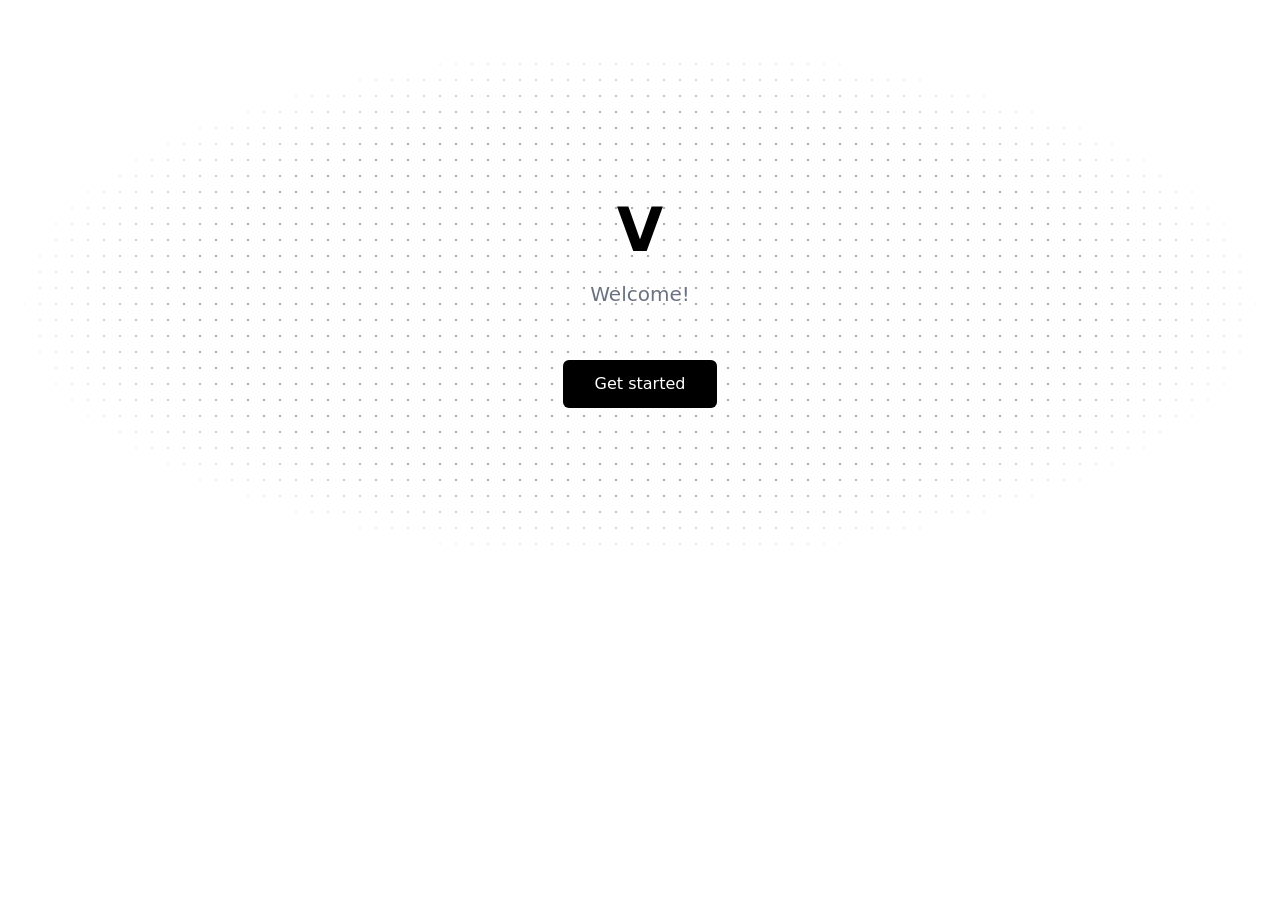
<file: index.html>
<!DOCTYPE html>
<html lang="en">
<head>
    <meta charset="UTF-8" />
    <meta name="viewport" content="width=device-width,initial-scale=1.0" />
    <title>Mikhaiah</title>
    <meta name="description" content="Portfolio" />
    <meta name="keywords" content="BINI, Mikhaiah" />
    <link rel="icon" href="./assets/images/mky.png" />


  
    <link rel="stylesheet" href="./assets/styles.css" />

    

    
</head>
<body>
    <section class="py-10"><div class="py-20 lg:py-40 relative [&>div:first-child]:bg-[radial-gradient(#aaaaaa_1px,transparent_1px)] [&>div:first-child]:bg-size-[16px_16px] [&>div:first-child]:mask-[radial-gradient(ellipse_50%_50%_at_50%_50%,#000_70%,transparent_100%)]"><div class="absolute top-0 bottom-0 left-0 right-0 w-full h-full z-0"></div><div class="relative z-10 container px-4 mx-auto h-full"><div class="mx-auto flex flex-col gap-3 max-w-2xl justify-center"><h1 class="text-center text-4xl md:text-5xl lg:text-[375%] font-semibold text-black tfa-padding-top-0px tfa-padding-right-0px tfa-padding-bottom-0px tfa-padding-left-0px">V
</h1><p class="mt-2 px-4 lg:px-0 text-center text-gray-500 text-pretty md:text-balance text-lg md:text-xl">Welcome!
</p><div class="flex flex-col lg:flex-row gap-4 items-center justify-center mt-5 lg:mt-10"><a class="order-1 lg:order-0 inline-flex items-center justify-center gap-2 whitespace-nowrap text-base transition-colors bg-black text-white hover:bg-gray-800 h-12 rounded-md px-8 focus:ring-2 focus:ring-black/50 active:ring-2 active:ring-black/50 focus-visible:ring-2 focus-visible:ring-black/50 focus-visible:outline-none" href="#">Get started</a></div></div></div></div></body></html></section>
    
    <script src="https://cdnjs.cloudflare.com/ajax/libs/gsap/3.12.5/gsap.min.js"></script>
    <script src="assets/main.js"></script>
    
</body>
</html>
</file>
<file: assets/styles.css>
/*! tailwindcss v4.1.13 | MIT License | https://tailwindcss.com | Modified as per Themesfor.app requirements by Themesfor.App*/
@layer properties;
@layer theme, base, components, utilities;
@layer theme {
  :root, :host {
    --font-sans: ui-sans-serif, system-ui, sans-serif, 'Apple Color Emoji', 'Segoe UI Emoji', 'Segoe UI Symbol',
    'Noto Color Emoji';
    --font-serif: ui-serif, Georgia, Cambria, 'Times New Roman', Times, serif;
    --font-mono: ui-monospace, SFMono-Regular, Menlo, Monaco, Consolas, 'Liberation Mono', 'Courier New',
    monospace;
    --color-gray-100: oklch(96.7% 0.003 264.542);
    --color-gray-500: oklch(55.1% 0.027 264.364);
    --color-gray-800: oklch(27.8% 0.033 256.848);
    --color-black: #000;
    --color-white: #fff;
    --spacing: 0.25rem;
    --container-2xl: 42rem;
    --text-xs: 0.75rem;
    --text-xs--line-height: calc(1 / 0.75);
    --text-sm: 0.875rem;
    --text-sm--line-height: calc(1.25 / 0.875);
    --text-base: 1rem;
    --text-base--line-height: calc(1.5 / 1);
    --text-lg: 1.125rem;
    --text-lg--line-height: calc(1.75 / 1.125);
    --text-xl: 1.25rem;
    --text-xl--line-height: calc(1.75 / 1.25);
    --text-4xl: 2.25rem;
    --text-4xl--line-height: calc(2.5 / 2.25);
    --text-5xl: 3rem;
    --text-5xl--line-height: 1;
    --text-7xl: 4.5rem;
    --text-7xl--line-height: 1;
    --font-weight-light: 300;
    --font-weight-medium: 500;
    --font-weight-semibold: 600;
    --radius-md: 0.375rem;
    --radius-lg: 0.5rem;
    --default-transition-duration: 150ms;
    --default-transition-timing-function: cubic-bezier(0.4, 0, 0.2, 1);
    --default-font-family: var(--font-sans);
    --default-mono-font-family: var(--font-mono);
  }
}
@layer base {
  *, ::after, ::before, ::backdrop, ::file-selector-button {
    box-sizing: border-box;
    margin: 0;
    padding: 0;
    border: 0 solid;
  }
  html, :host {
    line-height: 1.5;
    -webkit-text-size-adjust: 100%;
    tab-size: 4;
    font-family: var(--default-font-family, ui-sans-serif, system-ui, sans-serif, 'Apple Color Emoji', 'Segoe UI Emoji', 'Segoe UI Symbol', 'Noto Color Emoji');
    font-feature-settings: var(--default-font-feature-settings, normal);
    font-variation-settings: var(--default-font-variation-settings, normal);
    -webkit-tap-highlight-color: transparent;
  }
  hr {
    height: 0;
    color: inherit;
    border-top-width: 1px;
  }
  abbr:where([title]) {
    -webkit-text-decoration: underline dotted;
    text-decoration: underline dotted;
  }
  h1, h2, h3, h4, h5, h6 {
    font-size: inherit;
    font-weight: inherit;
  }
  a {
    color: inherit;
    -webkit-text-decoration: inherit;
    text-decoration: inherit;
  }
  b, strong {
    font-weight: bolder;
  }
  code, kbd, samp, pre {
    font-family: var(--default-mono-font-family, ui-monospace, SFMono-Regular, Menlo, Monaco, Consolas, 'Liberation Mono', 'Courier New', monospace);
    font-feature-settings: var(--default-mono-font-feature-settings, normal);
    font-variation-settings: var(--default-mono-font-variation-settings, normal);
    font-size: 1em;
  }
  small {
    font-size: 80%;
  }
  sub, sup {
    font-size: 75%;
    line-height: 0;
    position: relative;
    vertical-align: baseline;
  }
  sub {
    bottom: -0.25em;
  }
  sup {
    top: -0.5em;
  }
  table {
    text-indent: 0;
    border-color: inherit;
    border-collapse: collapse;
  }
  :-moz-focusring {
    outline: auto;
  }
  progress {
    vertical-align: baseline;
  }
  summary {
    display: list-item;
  }
  ol, ul, menu {
    list-style: none;
  }
  img, svg, video, canvas, audio, iframe, embed, object {
    display: block;
    vertical-align: middle;
  }
  img, video {
    max-width: 100%;
    height: auto;
  }
  button, input, select, optgroup, textarea, ::file-selector-button {
    font: inherit;
    font-feature-settings: inherit;
    font-variation-settings: inherit;
    letter-spacing: inherit;
    color: inherit;
    border-radius: 0;
    background-color: transparent;
    opacity: 1;
  }
  :where(select:is([multiple], [size])) optgroup {
    font-weight: bolder;
  }
  :where(select:is([multiple], [size])) optgroup option {
    padding-inline-start: 20px;
  }
  ::file-selector-button {
    margin-inline-end: 4px;
  }
  ::placeholder {
    opacity: 1;
  }
  @supports (not (-webkit-appearance: -apple-pay-button))  or (contain-intrinsic-size: 1px) {
    ::placeholder {
      color: currentcolor;
      @supports (color: color-mix(in lab, red, red)) {
        color: color-mix(in oklab, currentcolor 50%, transparent);
      }
    }
  }
  textarea {
    resize: vertical;
  }
  ::-webkit-search-decoration {
    -webkit-appearance: none;
  }
  ::-webkit-date-and-time-value {
    min-height: 1lh;
    text-align: inherit;
  }
  ::-webkit-datetime-edit {
    display: inline-flex;
  }
  ::-webkit-datetime-edit-fields-wrapper {
    padding: 0;
  }
  ::-webkit-datetime-edit, ::-webkit-datetime-edit-year-field, ::-webkit-datetime-edit-month-field, ::-webkit-datetime-edit-day-field, ::-webkit-datetime-edit-hour-field, ::-webkit-datetime-edit-minute-field, ::-webkit-datetime-edit-second-field, ::-webkit-datetime-edit-millisecond-field, ::-webkit-datetime-edit-meridiem-field {
    padding-block: 0;
  }
  ::-webkit-calendar-picker-indicator {
    line-height: 1;
  }
  :-moz-ui-invalid {
    box-shadow: none;
  }
  button, input:where([type='button'], [type='reset'], [type='submit']), ::file-selector-button {
    appearance: button;
  }
  ::-webkit-inner-spin-button, ::-webkit-outer-spin-button {
    height: auto;
  }
  [hidden]:where(:not([hidden='until-found'])) {
    display: none !important;
  }
}
@layer utilities {
  .absolute {
    position: absolute;
  }
  .relative {
    position: relative;
  }
  .top-0 {
    top: calc(var(--spacing) * 0);
  }
  .top-full {
    top: 100%;
  }
  .right-0 {
    right: calc(var(--spacing) * 0);
  }
  .bottom-0 {
    bottom: calc(var(--spacing) * 0);
  }
  .left-0 {
    left: calc(var(--spacing) * 0);
  }
  .z-0 {
    z-index: 0;
  }
  .z-10 {
    z-index: 10;
  }
  .order-1 {
    order: 1;
  }
  .container {
    width: 100%;
    @media (width >= 40rem) {
      max-width: 40rem;
    }
    @media (width >= 48rem) {
      max-width: 48rem;
    }
    @media (width >= 64rem) {
      max-width: 64rem;
    }
    @media (width >= 80rem) {
      max-width: 80rem;
    }
    @media (width >= 96rem) {
      max-width: 96rem;
    }
  }
  .m-0 {
    margin: calc(var(--spacing) * 0);
  }
  .mx-2 {
    margin-inline: calc(var(--spacing) * 2);
  }
  .mx-auto {
    margin-inline: auto;
  }
  .mt-2 {
    margin-top: calc(var(--spacing) * 2);
  }
  .mt-5 {
    margin-top: calc(var(--spacing) * 5);
  }
  .flex {
    display: flex;
  }
  .grid {
    display: grid;
  }
  .hidden {
    display: none;
  }
  .inline-flex {
    display: inline-flex;
  }
  .size-4 {
    width: calc(var(--spacing) * 4);
    height: calc(var(--spacing) * 4);
  }
  .h-12 {
    height: calc(var(--spacing) * 12);
  }
  .h-full {
    height: 100%;
  }
  .w-full {
    width: 100%;
  }
  .max-w-2xl {
    max-width: var(--container-2xl);
  }
  .cursor-pointer {
    cursor: pointer;
  }
  .grid-cols-1 {
    grid-template-columns: repeat(1, minmax(0, 1fr));
  }
  .grid-rows-\[auto_auto_auto\] {
    grid-template-rows: auto auto auto;
  }
  .flex-col {
    flex-direction: column;
  }
  .flex-wrap {
    flex-wrap: wrap;
  }
  .place-content-center {
    place-content: center;
  }
  .items-center {
    align-items: center;
  }
  .justify-center {
    justify-content: center;
  }
  .justify-start {
    justify-content: flex-start;
  }
  .gap-2 {
    gap: calc(var(--spacing) * 2);
  }
  .gap-3 {
    gap: calc(var(--spacing) * 3);
  }
  .gap-4 {
    gap: calc(var(--spacing) * 4);
  }
  .rounded-full {
    border-radius: calc(infinity * 1px);
  }
  .rounded-lg {
    border-radius: var(--radius-lg);
  }
  .rounded-md {
    border-radius: var(--radius-md);
  }
  .border {
    border-style: var(--tfa-border-style);
    border-width: 1px;
  }
  .border-gray-100 {
    border-color: var(--color-gray-100);
  }
  .bg-black {
    background-color: var(--color-black);
  }
  .bg-gray-100 {
    background-color: var(--color-gray-100);
  }
  .bg-white {
    background-color: var(--color-white);
  }
  .bg-\[url\(\'\.\/images\/hero-1-bg\.png\'\)\] {
    background-image: url('./images/hero-1-bg.png');
  }
  .bg-cover {
    background-size: cover;
  }
  .bg-top {
    background-position: top;
  }
  .bg-no-repeat {
    background-repeat: no-repeat;
  }
  .p-0 {
    padding: calc(var(--spacing) * 0);
  }
  .p-1 {
    padding: calc(var(--spacing) * 1);
  }
  .p-2 {
    padding: calc(var(--spacing) * 2);
  }
  .px-4 {
    padding-inline: calc(var(--spacing) * 4);
  }
  .px-5 {
    padding-inline: calc(var(--spacing) * 5);
  }
  .px-8 {
    padding-inline: calc(var(--spacing) * 8);
  }
  .py-3 {
    padding-block: calc(var(--spacing) * 3);
  }
  .py-10 {
    padding-block: calc(var(--spacing) * 10);
  }
  .py-20 {
    padding-block: calc(var(--spacing) * 20);
  }
  .text-center {
    text-align: center;
  }
  .font-mono {
    font-family: var(--font-mono);
  }
  .font-serif {
    font-family: var(--font-serif);
  }
  .text-4xl {
    font-size: var(--text-4xl);
    line-height: var(--tfa-leading, var(--text-4xl--line-height));
  }
  .text-base {
    font-size: var(--text-base);
    line-height: var(--tfa-leading, var(--text-base--line-height));
  }
  .text-lg {
    font-size: var(--text-lg);
    line-height: var(--tfa-leading, var(--text-lg--line-height));
  }
  .text-sm {
    font-size: var(--text-sm);
    line-height: var(--tfa-leading, var(--text-sm--line-height));
  }
  .text-xs {
    font-size: var(--text-xs);
    line-height: var(--tfa-leading, var(--text-xs--line-height));
  }
  .font-light {
    --tfa-font-weight: var(--font-weight-light);
    font-weight: var(--font-weight-light);
  }
  .font-medium {
    --tfa-font-weight: var(--font-weight-medium);
    font-weight: var(--font-weight-medium);
  }
  .font-semibold {
    --tfa-font-weight: var(--font-weight-semibold);
    font-weight: var(--font-weight-semibold);
  }
  .text-pretty {
    text-wrap: pretty;
  }
  .whitespace-nowrap {
    white-space: nowrap;
  }
  .text-black {
    color: var(--color-black);
  }
  .text-gray-500 {
    color: var(--color-gray-500);
  }
  .text-white {
    color: var(--color-white);
  }
  .shadow-lg {
    --tfa-shadow: 0 10px 15px -3px var(--tfa-shadow-color, rgb(0 0 0 / 0.1)), 0 4px 6px -4px var(--tfa-shadow-color, rgb(0 0 0 / 0.1));
    box-shadow: var(--tfa-inset-shadow), var(--tfa-inset-ring-shadow), var(--tfa-ring-offset-shadow), var(--tfa-ring-shadow), var(--tfa-shadow);
  }
  .shadow-md {
    --tfa-shadow: 0 4px 6px -1px var(--tfa-shadow-color, rgb(0 0 0 / 0.1)), 0 2px 4px -2px var(--tfa-shadow-color, rgb(0 0 0 / 0.1));
    box-shadow: var(--tfa-inset-shadow), var(--tfa-inset-ring-shadow), var(--tfa-ring-offset-shadow), var(--tfa-ring-shadow), var(--tfa-shadow);
  }
  .transition {
    transition-property: color, background-color, border-color, outline-color, text-decoration-color, fill, stroke, --tfa-gradient-from, --tfa-gradient-via, --tfa-gradient-to, opacity, box-shadow, transform, translate, scale, rotate, filter, -webkit-backdrop-filter, backdrop-filter, display, content-visibility, overlay, pointer-events;
    transition-timing-function: var(--tfa-ease, var(--default-transition-timing-function));
    transition-duration: var(--tfa-duration, var(--default-transition-duration));
  }
  .transition-colors {
    transition-property: color, background-color, border-color, outline-color, text-decoration-color, fill, stroke, --tfa-gradient-from, --tfa-gradient-via, --tfa-gradient-to;
    transition-timing-function: var(--tfa-ease, var(--default-transition-timing-function));
    transition-duration: var(--tfa-duration, var(--default-transition-duration));
  }
  .text-shadow-xs {
    text-shadow: 0px 1px 1px var(--tfa-text-shadow-color, rgb(0 0 0 / 0.2));
  }
  .hover\:bg-gray-100 {
    &:hover {
      @media (hover: hover) {
        background-color: var(--color-gray-100);
      }
    }
  }
  .hover\:bg-gray-800 {
    &:hover {
      @media (hover: hover) {
        background-color: var(--color-gray-800);
      }
    }
  }
  .focus\:ring-2 {
    &:focus {
      --tfa-ring-shadow: var(--tfa-ring-inset,) 0 0 0 calc(2px + var(--tfa-ring-offset-width)) var(--tfa-ring-color, currentcolor);
      box-shadow: var(--tfa-inset-shadow), var(--tfa-inset-ring-shadow), var(--tfa-ring-offset-shadow), var(--tfa-ring-shadow), var(--tfa-shadow);
    }
  }
  .focus\:ring-black\/50 {
    &:focus {
      --tfa-ring-color: color-mix(in srgb, #000 50%, transparent);
      @supports (color: color-mix(in lab, red, red)) {
        --tfa-ring-color: color-mix(in oklab, var(--color-black) 50%, transparent);
      }
    }
  }
  .focus-visible\:ring-2 {
    &:focus-visible {
      --tfa-ring-shadow: var(--tfa-ring-inset,) 0 0 0 calc(2px + var(--tfa-ring-offset-width)) var(--tfa-ring-color, currentcolor);
      box-shadow: var(--tfa-inset-shadow), var(--tfa-inset-ring-shadow), var(--tfa-ring-offset-shadow), var(--tfa-ring-shadow), var(--tfa-shadow);
    }
  }
  .focus-visible\:ring-black\/50 {
    &:focus-visible {
      --tfa-ring-color: color-mix(in srgb, #000 50%, transparent);
      @supports (color: color-mix(in lab, red, red)) {
        --tfa-ring-color: color-mix(in oklab, var(--color-black) 50%, transparent);
      }
    }
  }
  .focus-visible\:outline-none {
    &:focus-visible {
      --tfa-outline-style: none;
      outline-style: none;
    }
  }
  .active\:ring-2 {
    &:active {
      --tfa-ring-shadow: var(--tfa-ring-inset,) 0 0 0 calc(2px + var(--tfa-ring-offset-width)) var(--tfa-ring-color, currentcolor);
      box-shadow: var(--tfa-inset-shadow), var(--tfa-inset-ring-shadow), var(--tfa-ring-offset-shadow), var(--tfa-ring-shadow), var(--tfa-shadow);
    }
  }
  .active\:ring-black\/50 {
    &:active {
      --tfa-ring-color: color-mix(in srgb, #000 50%, transparent);
      @supports (color: color-mix(in lab, red, red)) {
        --tfa-ring-color: color-mix(in oklab, var(--color-black) 50%, transparent);
      }
    }
  }
  .md\:justify-start {
    @media (width >= 48rem) {
      justify-content: flex-start;
    }
  }
  .md\:text-left {
    @media (width >= 48rem) {
      text-align: left;
    }
  }
  .md\:text-5xl {
    @media (width >= 48rem) {
      font-size: var(--text-5xl);
      line-height: var(--tfa-leading, var(--text-5xl--line-height));
    }
  }
  .md\:text-xl {
    @media (width >= 48rem) {
      font-size: var(--text-xl);
      line-height: var(--tfa-leading, var(--text-xl--line-height));
    }
  }
  .md\:text-balance {
    @media (width >= 48rem) {
      text-wrap: balance;
    }
  }
  .lg\:order-0 {
    @media (width >= 64rem) {
      order: 0;
    }
  }
  .lg\:mt-10 {
    @media (width >= 64rem) {
      margin-top: calc(var(--spacing) * 10);
    }
  }
  .lg\:mt-20 {
    @media (width >= 64rem) {
      margin-top: calc(var(--spacing) * 20);
    }
  }
  .lg\:grid-cols-2 {
    @media (width >= 64rem) {
      grid-template-columns: repeat(2, minmax(0, 1fr));
    }
  }
  .lg\:flex-row {
    @media (width >= 64rem) {
      flex-direction: row;
    }
  }
  .lg\:place-content-end {
    @media (width >= 64rem) {
      place-content: end;
    }
  }
  .lg\:gap-4 {
    @media (width >= 64rem) {
      gap: calc(var(--spacing) * 4);
    }
  }
  .lg\:gap-6 {
    @media (width >= 64rem) {
      gap: calc(var(--spacing) * 6);
    }
  }
  .lg\:px-0 {
    @media (width >= 64rem) {
      padding-inline: calc(var(--spacing) * 0);
    }
  }
  .lg\:py-40 {
    @media (width >= 64rem) {
      padding-block: calc(var(--spacing) * 40);
    }
  }
  .lg\:text-\[375\%\] {
    @media (width >= 64rem) {
      font-size: 375%;
    }
  }
  .xl\:text-7xl {
    @media (width >= 80rem) {
      font-size: var(--text-7xl);
      line-height: var(--tfa-leading, var(--text-7xl--line-height));
    }
  }
  .\[\&_svg\]\:pointer-events-none {
    & svg {
      pointer-events: none;
    }
  }
  .\[\&_svg\]\:text-gray-500 {
    & svg {
      color: var(--color-gray-500);
    }
  }
  .hover\:\[\&_svg\]\:text-black {
    &:hover {
      @media (hover: hover) {
        & svg {
          color: var(--color-black);
        }
      }
    }
  }
  .\[\&\>div\:first-child\]\:bg-\[radial-gradient\(\#aaaaaa_1px\,transparent_1px\)\] {
    &>div:first-child {
      background-image: radial-gradient(#aaaaaa 1px,transparent 1px);
    }
  }
  .\[\&\>div\:first-child\]\:mask-\[radial-gradient\(ellipse_50\%_50\%_at_50\%_50\%\,\#000_70\%\,transparent_100\%\)\] {
    &>div:first-child {
      mask-image: radial-gradient(ellipse 50% 50% at 50% 50%,#000 70%,transparent 100%);
    }
  }
  .\[\&\>div\:first-child\]\:bg-size-\[16px_16px\] {
    &>div:first-child {
      background-size: 16px 16px;
    }
  }
}
@property --tfa-border-style {
  syntax: "*";
  inherits: false;
  initial-value: solid;
}
@property --tfa-font-weight {
  syntax: "*";
  inherits: false;
}
@property --tfa-shadow {
  syntax: "*";
  inherits: false;
  initial-value: 0 0 #0000;
}
@property --tfa-shadow-color {
  syntax: "*";
  inherits: false;
}
@property --tfa-shadow-alpha {
  syntax: "<percentage>";
  inherits: false;
  initial-value: 100%;
}
@property --tfa-inset-shadow {
  syntax: "*";
  inherits: false;
  initial-value: 0 0 #0000;
}
@property --tfa-inset-shadow-color {
  syntax: "*";
  inherits: false;
}
@property --tfa-inset-shadow-alpha {
  syntax: "<percentage>";
  inherits: false;
  initial-value: 100%;
}
@property --tfa-ring-color {
  syntax: "*";
  inherits: false;
}
@property --tfa-ring-shadow {
  syntax: "*";
  inherits: false;
  initial-value: 0 0 #0000;
}
@property --tfa-inset-ring-color {
  syntax: "*";
  inherits: false;
}
@property --tfa-inset-ring-shadow {
  syntax: "*";
  inherits: false;
  initial-value: 0 0 #0000;
}
@property --tfa-ring-inset {
  syntax: "*";
  inherits: false;
}
@property --tfa-ring-offset-width {
  syntax: "<length>";
  inherits: false;
  initial-value: 0px;
}
@property --tfa-ring-offset-color {
  syntax: "*";
  inherits: false;
  initial-value: #fff;
}
@property --tfa-ring-offset-shadow {
  syntax: "*";
  inherits: false;
  initial-value: 0 0 #0000;
}
@property --tfa-text-shadow-color {
  syntax: "*";
  inherits: false;
}
@property --tfa-text-shadow-alpha {
  syntax: "<percentage>";
  inherits: false;
  initial-value: 100%;
}
@layer properties {
  @supports ((-webkit-hyphens: none) and (not (margin-trim: inline))) or ((-moz-orient: inline) and (not (color:rgb(from red r g b)))) {
    *, ::before, ::after, ::backdrop {
      --tfa-border-style: solid;
      --tfa-font-weight: initial;
      --tfa-shadow: 0 0 #0000;
      --tfa-shadow-color: initial;
      --tfa-shadow-alpha: 100%;
      --tfa-inset-shadow: 0 0 #0000;
      --tfa-inset-shadow-color: initial;
      --tfa-inset-shadow-alpha: 100%;
      --tfa-ring-color: initial;
      --tfa-ring-shadow: 0 0 #0000;
      --tfa-inset-ring-color: initial;
      --tfa-inset-ring-shadow: 0 0 #0000;
      --tfa-ring-inset: initial;
      --tfa-ring-offset-width: 0px;
      --tfa-ring-offset-color: #fff;
      --tfa-ring-offset-shadow: 0 0 #0000;
      --tfa-text-shadow-color: initial;
      --tfa-text-shadow-alpha: 100%;
    }
  }
}



.tfa-padding-top-0px {
                padding-top: 0px !important;
              }
.tfa-padding-right-0px {
                padding-right: 0px !important;
              }
.tfa-padding-bottom-0px {
                padding-bottom: 0px !important;
              }
.tfa-padding-left-0px {
                padding-left: 0px !important;
              }
.tfa-padding-top-0px {
                padding-top: 0px !important;
              }
.tfa-padding-right-0px {
                padding-right: 0px !important;
              }
.tfa-padding-bottom-0px {
                padding-bottom: 0px !important;
              }
.tfa-padding-left-0px {
                padding-left: 0px !important;
              }
</file>
